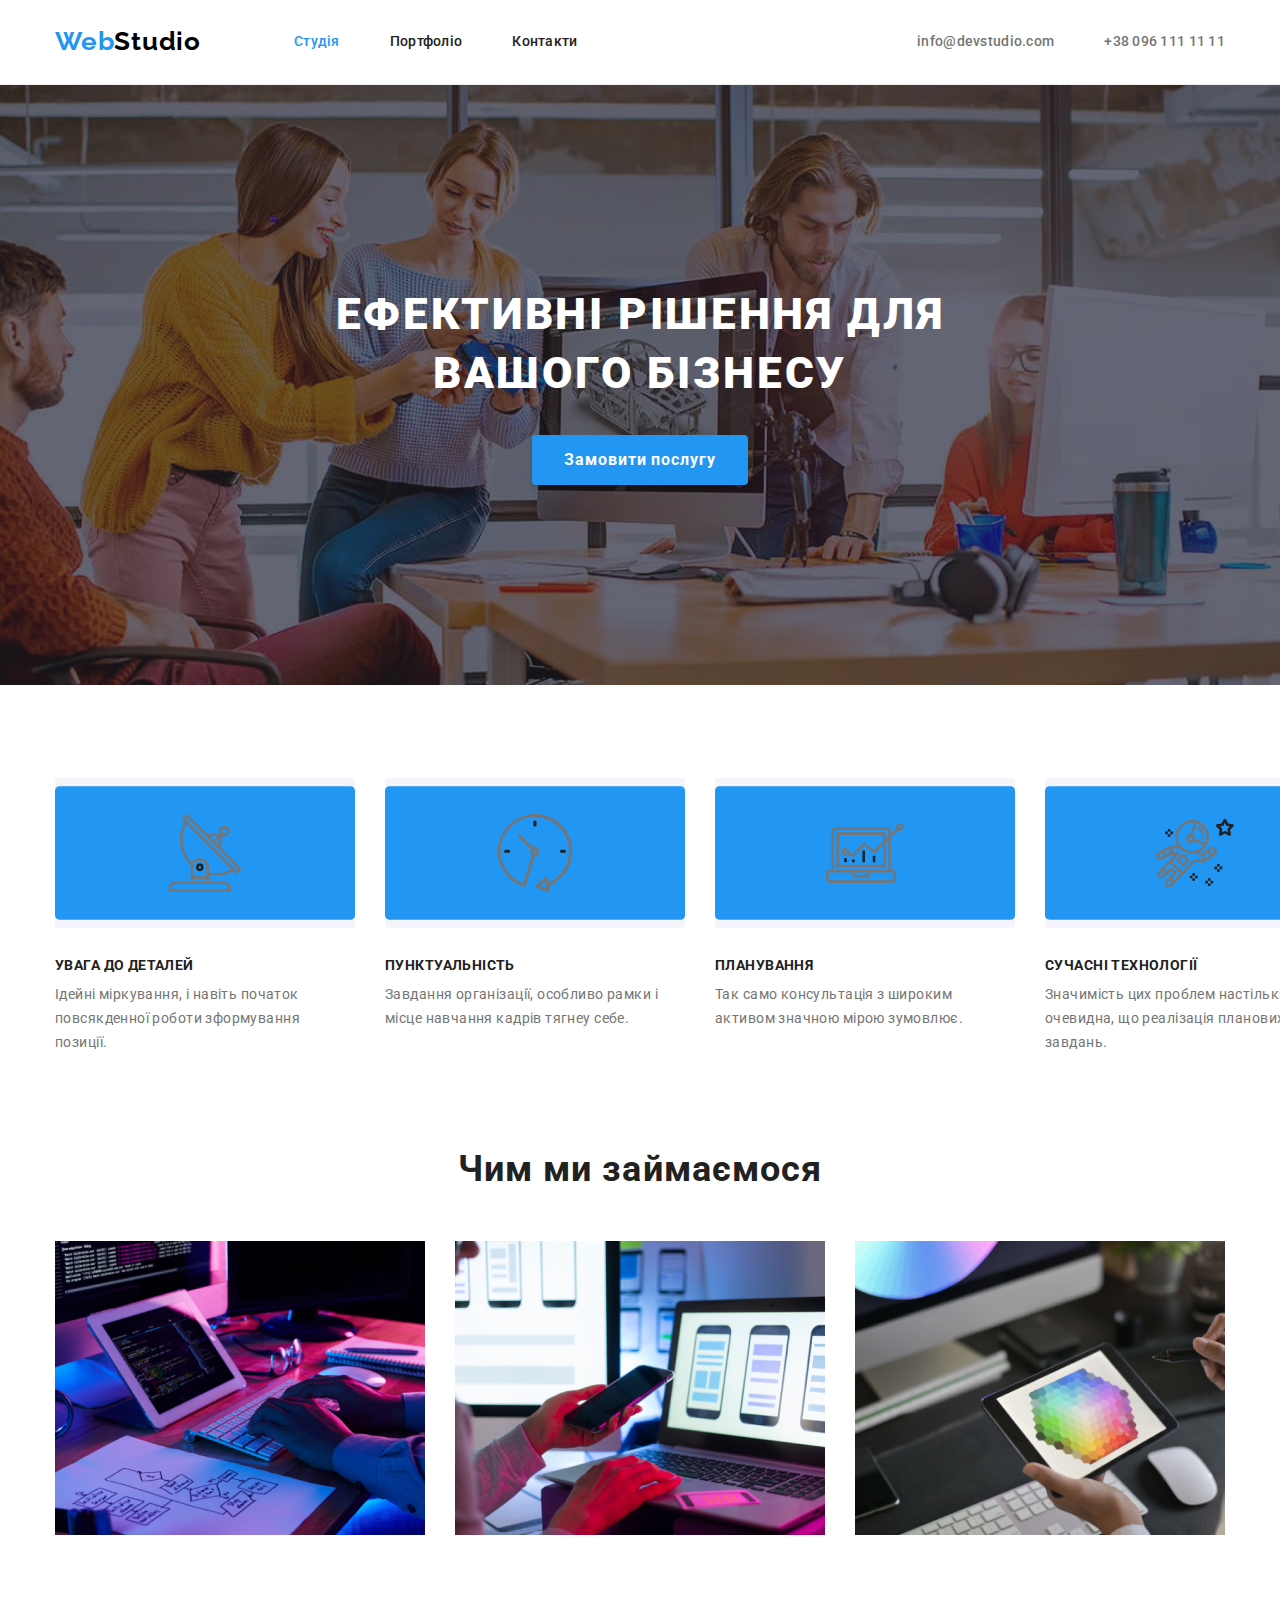
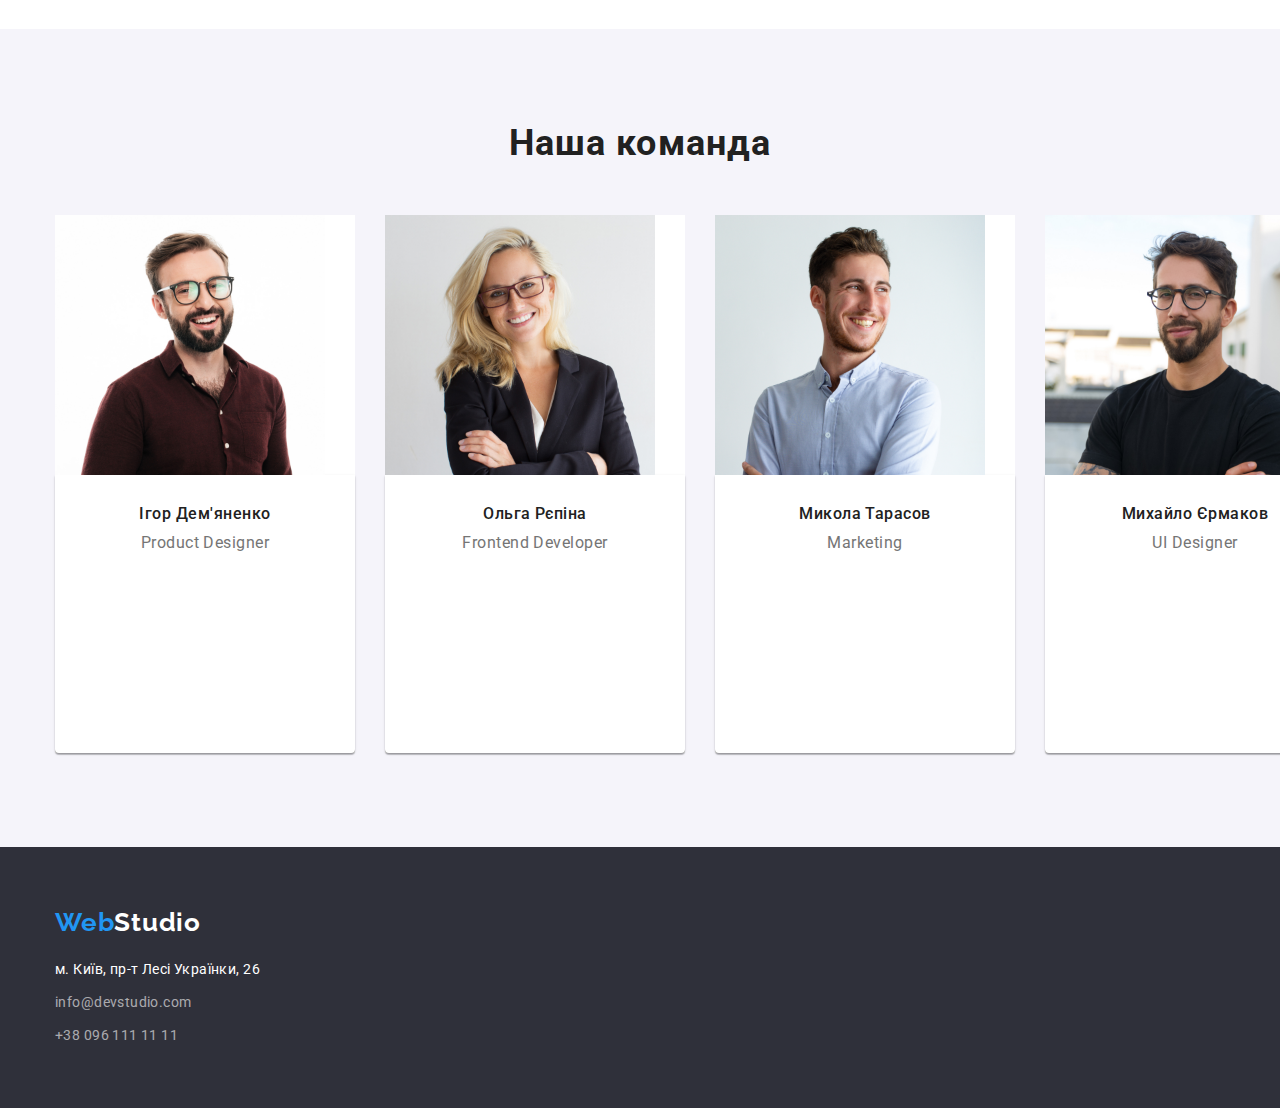
<file: index.html>
<!DOCTYPE html>
<html lang="en">
<head>
  <meta charset="UTF-8">
  <meta http-equiv="X-UA-Compatible" content="IE=edge">
  <meta name="viewport" content="width=device-width, initial-scale=1.0">
  <title>Document</title>
  <link rel="preconnect" href="https://fonts.googleapis.com">
  <link rel="preconnect" href="https://fonts.gstatic.com" crossorigin>
  <link href="https://fonts.googleapis.com/css2?family=Raleway:wght@700&family=Roboto:wght@400;500;700;900&display=swap" rel="stylesheet">
  <link rel="stylesheet" href="https://cdnjs.cloudflare.com/ajax/libs/modern-normalize/1.1.0/modern-normalize.min.css"/>
  <link rel="stylesheet" href="./css/style.css"/>

</head>
<body>
<header class="header">
  <div class="container container-flex">
    <a class="logo" href="#" title="back to page">Web<span class="header-logo">Studio</span></a>
    <nav class="nav">
      <ul class="menuhead-content">
        <li class="menuhead-text">
          <a class="link active" href="#">Студія</a>
        </li>
        <li class="menuhead-text">
          <a class="link" href="./portfolio.html">Портфоліо</a>
        </li>
        <li class="menuhead-text">
          <a class="link" href="#">Контакти</a>
        </li>
      </ul>
    </nav>
    <ul class="info-content">
      <li class="info-text">
        <a class="link-text" href="mailto:info@devstudio.com" style="text-decoration: none">info@devstudio.com</a>
      </li>
      <li class="info-text">
        <a class="link-text" href="tel:+380961111111" style="text-decoration: none">+38 096 111 11 11</a>
      </li>
    </ul>
  </div>
</header>
<main class="main">
<section class="section hat-section">
  <div class="container">
    <h1 class="hat-title">Ефективні рішення для вашого бізнесу</h1>
    <button class="button" type="button">Замовити послугу</button>
  </div>
</section>

<section class="section">
  <div class="container">
    <h2 class="hidden">Нащі переваги</h2>
    <ul class="advances-content">
      <li class="advances-item">
        <div class="icon-box"><svg class="icon"><use href="./Image/symbol-defs.svg#icon-Group-1"></use></svg></div>
        <h3 class="advances-title">Увага до деталей</h3>
        <p class="advances-text">
          Ідейні міркування, і навіть початок повсякденної роботи зформування позиції.
        </p>
      </li>
      <li class="advances-item">
        <div class="icon-box"><svg class="icon"><use href="./Image/symbol-defs.svg#icon-Group-2"></use></svg></div>
        <h3 class="advances-title">Пунктуальність</h3>
        <p class="advances-text">
          Завдання організації, особливо рамки і місце навчання кадрів тягнеу себе.
        </p>
      </li>
      <li class="advances-item">
        <div class="icon-box"><svg class="icon"><use href="./Image/symbol-defs.svg#icon-Group-3"></use></svg></div>
        <h3 class="advances-title">Планування</h3>
        <p class="advances-text">
          Так само консультація з широким активом значною мірою зумовлює.
        </p>
      </li>
      <li class="advances-item">
        <div class="icon-box"><svg class="icon"><use href="./Image/symbol-defs.svg#icon-Group-4"></use></svg></div>
        <h3 class="advances-title">Сучасні технології</h3>
        <p class="advances-text">
          Значимість цих проблем настільки очевидна, що реалізація планових завдань.
        </p>
      </li>
    </ul>
  </div>
</section>

<section class="section about-us-section">
  <div class="container">
    <h2 class="about-us-title">Чим ми займаємося</h2>
    <ul class="about-us-content">
      <li class="about-us-img">
        <img
          class="fit-img"
          src="./Image/img(0).jpg"
          alt="first-picture" width="370" height="294"
        />
      </li>
      <li class="about-us-img">
        <img
          class="fit-img"
          src="./Image/img(1).jpg"
          alt="second-picture" width="370" height="294"
        />
      </li>
      <li class="about-us-img">
        <img
          class="fit-img"
          src="./Image/img(2).jpg"
          alt="third-picture" width="370" height="294"
        />
      </li>
    </ul>
  </div>
</section>

<section class="section section-team">
  <div class="container">
    <h2 class="team-title">Наша команда</h2>
    <ul class="team-content">
      <li class="team-item">
        <img class="team-img" src="./Image/img1.jpg" alt="Igor" width="270px" height="260"/>
        <div class="team-container">
          <h3 class="team-name">Ігор Дем'яненко</h3>
          <p class="team-text">Product Designer</p>
          <svg class="icon-team">
            <use></use>
          </svg>
        </div>
      </li>
      <li class="team-item">
        <img class="team-img" src="./Image/img2.jpg" alt="Olga" width="270px" height="260"/>
        <div class="team-container">
          <h3 class="team-name">Ольга Рєпіна</h3>
          <p class="team-text">Frontend Developer</p>
          <svg class="icon-team">
            <use></use>
          </svg>
        </div>
      </li>
      <li class="team-item">
        <img class="team-img" src="./Image/img3.jpg" alt="Mikola" width="270px" height="260"/>
        <div class="team-container">
          <h3 class="team-name">Микола Тарасов</h3>
          <p class="team-text">Marketing</p>
          <svg class="icon-team">
            <use></use>
          </svg>
        </div>
      </li>
      <li class="team-item">
        <img class="team-img" src="./Image/img4.jpg" alt="Mihaylo" width="270px" height="260"/>
        <div class="team-container">
          <h3 class="team-name">Михайло Єрмаков</h3>
          <p class="team-text">UI Designer</p>
          <svg class="icon-team">
            <use></use>
          </svg>
        </div>
      </li>
    </ul>
  </div>
</section>
</main>
<footer class="footer">
  <div class="container">
    <a class="footer-logo" href="#" title="back to page">Web<span class="logo-end">Studio</span></a>
    <address class="addres-section">
      <ul class="footer-content">
        <li class="adreess-text">
          <a class="link-adress-footer" href="https://goo.gl/maps/NG6mRqcDs6EhL1nE7">м. Київ, пр-т Лесі Українки, 26</a>
        </li>
        <li class="footer-text">
          <a class="link-footer" href="mailto:info@devstudio.com">info@devstudio.com</a>
        </li>
        <li class="footer-text">
          <a class="link-footer" href="tel:+380961111111">+38 096 111 11 11</a>
        </li>
      </ul>
    </address>
  </div>
</footer>
</body>
</html>
</file>
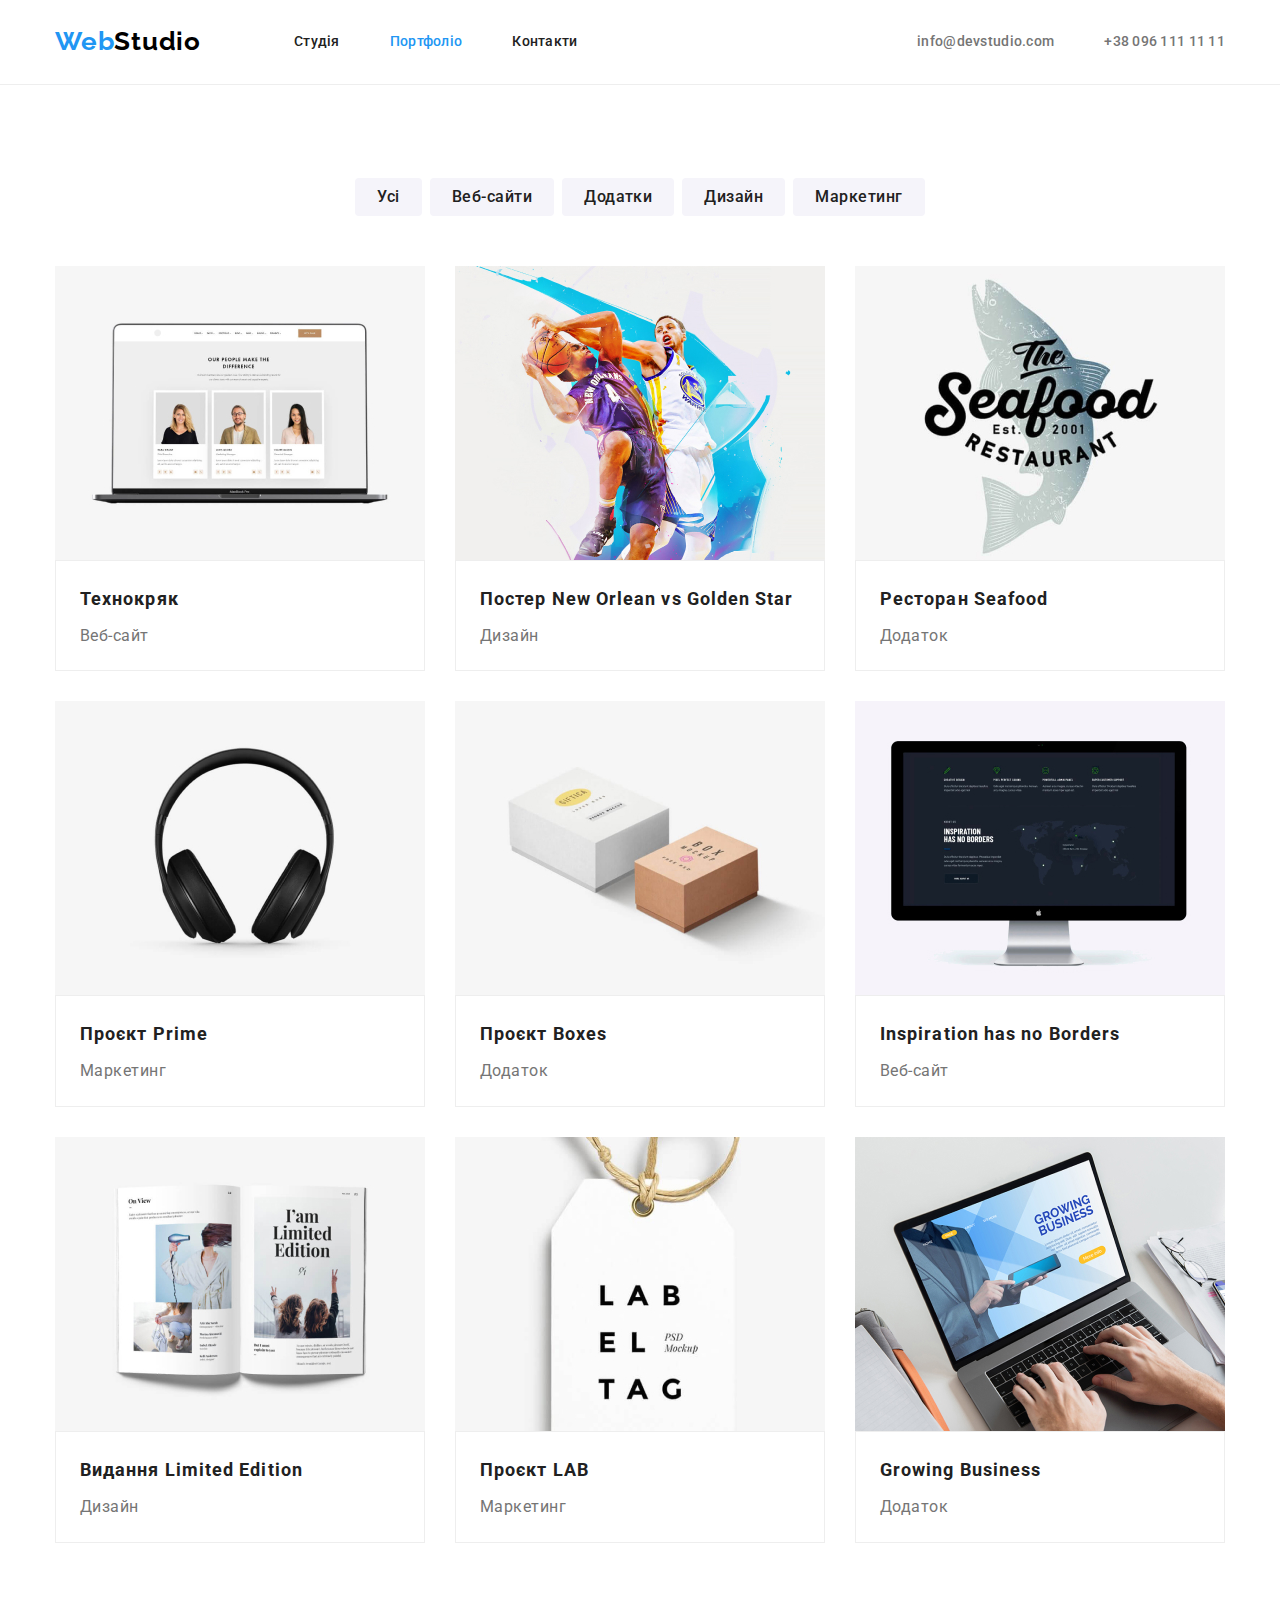
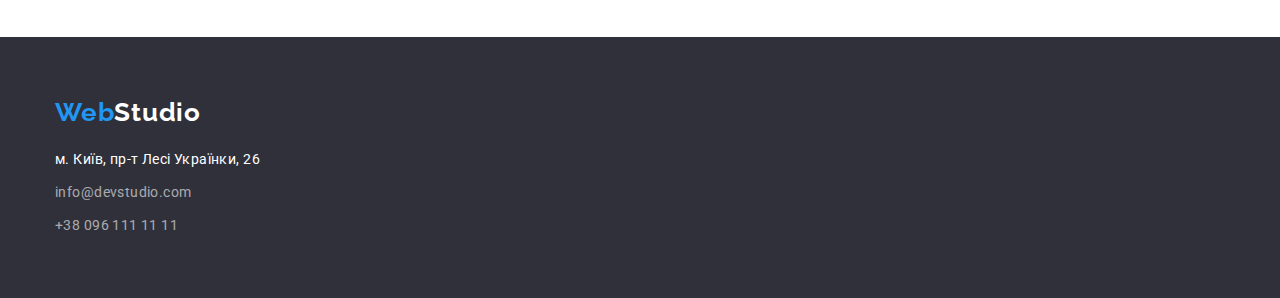
<file: portfolio.html>
<!DOCTYPE html>
<html lang="en">
<head>
  <meta charset="UTF-8">
  <meta http-equiv="X-UA-Compatible" content="IE=edge">
  <meta name="viewport" content="width=device-width, initial-scale=1.0">
  <title>portfolio</title>
  <link rel="preconnect" href="https://fonts.googleapis.com">
  <link rel="preconnect" href="https://fonts.gstatic.com" crossorigin>
  <link href="https://fonts.googleapis.com/css2?family=Raleway:wght@700&family=Roboto:wght@400;500;700;900&display=swap" rel="stylesheet">
  <link rel="stylesheet" href="https://cdnjs.cloudflare.com/ajax/libs/modern-normalize/1.1.0/modern-normalize.min.css"/>
  <link rel="stylesheet" href="./css/style.css"/>
</head>
<body>
  <header class="header">
    <div class="container container-flex">
      <a class="logo" href="#" title="back to page">Web<span class="header-logo">Studio</span></a>
      <nav class="nav">
        <ul class="menuhead-content">
          <li class="menuhead-text">
            <a class="link" href="./index.html">Студія</a>
          </li>
          <li class="menuhead-text">
            <a class="link active" href="./portfolio.html">Портфоліо</a>
          </li>
          <li class="menuhead-text">
            <a class="link" href="#">Контакти</a>
          </li>
        </ul>
      </nav>
      <ul class="info-content">
        <li class="info-text">
          <a class="link-text" href="mailto:info@devstudio.com" style="text-decoration: none">info@devstudio.com</a>
        </li>
        <li class="info-text">
          <a class="link-text" href="tel:+380961111111" style="text-decoration: none">+38 096 111 11 11</a>
        </li>
      </ul>
    </div>
  </header>
<main>
<section class="section">
  <div class="container">
    <h1 class="hidden">Portfolio</h1>
    <ul class="filter-contend">
      <li class="filter-item">
        <button class="button-filter" type="button">Усі</button>
      </li>
      <li class="filter-item">
        <button class="button-filter" type="button">Веб-сайти</button>
      </li>
      <li class="filter-item">
        <button class="button-filter" type="button">Додатки</button>
      </li>
      <li class="filter-item">
        <button class="button-filter" type="button">Дизайн</button>
      </li>
      <li class="filter-item">
        <button class="button-filter" type="button">Маркетинг</button>
      </li>
    </ul>
    <ul class="portfolio-content">
      <li class="portfolio-item">
        <img class="portfolio-img" src="./Image/img/img(1).jpg" alt="picture" width="370px;" height="294px;">
        <div class="container-text">
          <h2 class="portfolio-title">Технокряк</h2>
          <p class="portfolio-text">Веб-сайт</p>
        </div>
      </li>
      <li class="portfolio-item">
        <img class="portfolio-img" src="./Image/img/img(2).jpg" alt="picture" width="370px;" height="294px;">
        <div class="container-text">
          <h2 class="portfolio-title">Постер New Orlean vs Golden Star</h2>
          <p class="portfolio-text">Дизайн</p>
        </div>
      </li>
      <li class="portfolio-item">
        <img class="portfolio-img" src="./Image/img/img(3).jpg" alt="picture" width="370px;" height="294px;">
        <div class="container-text">
          <h2 class="portfolio-title">Ресторан Seafood</h2>
          <p class="portfolio-text">Додаток</p>
        </div>
      </li>
      <li class="portfolio-item">
        <img class="portfolio-img" src="./Image/img/img(4).jpg" alt="picture" width="370px;" height="294px;">
        <div class="container-text">
          <h2 class="portfolio-title">Проєкт Prime</h2>
          <p class="portfolio-text">Маркетинг</p>
        </div>
      </li>
      <li class="portfolio-item">
        <img class="portfolio-img" src="./Image/img/img(5).jpg" alt="picture" width="370px;" height="294px;">
        <div class="container-text">
          <h2 class="portfolio-title">Проєкт Boxes</h2>
          <p class="portfolio-text">Додаток</p>
        </div>
      </li>
      <li class="portfolio-item">
        <img class="portfolio-img" src="./Image/img/img(6).jpg" alt="picture" width="370px;" height="294px;">
        <div class="container-text">
          <h2 class="portfolio-title">Inspiration has no Borders</h2>
          <p class="portfolio-text">Веб-сайт</p>
        </div>
      </li>
      <li class="portfolio-item">
        <img class="portfolio-img" src="./Image/img/img(7).jpg" alt="picture" width="370px;" height="294px;">
        <div class="container-text">
          <h2 class="portfolio-title">Видання Limited Edition</h2>
          <p class="portfolio-text">Дизайн</p>
        </div>
      </li>
      <li class="portfolio-item">
        <img class="portfolio-img" src="./Image/img/img(8).jpg" alt="picture" width="370px;" height="294px;">
        <div class="container-text">
          <h2 class="portfolio-title">Проєкт LAB</h2>
          <p class="portfolio-text">Маркетинг</p>
        </div>
      </li>
      <li class="portfolio-item">
        <img class="portfolio-img" src="./Image/img/img(9).jpg" alt="picture" width="370px;" height="294px;">
        <div class="container-text">
          <h2 class="portfolio-title">Growing Business</h2>
          <p class="portfolio-text">Додаток</p>
        </div>
      </li>
    </ul>
  </div>
</section>
</main>
<footer class="footer">
  <div class="container">
    <a class="footer-logo" href="#" title="back to page">Web<span class="logo-end">Studio</span></a>
    <address class="addres-section">
      <ul class="footer-content">
        <li class="adreess-text"><a class="link-adress-footer" href="https://goo.gl/maps/NG6mRqcDs6EhL1nE7">м. Київ, пр-т Лесі Українки, 26</a></li>
        <li class="footer-text"><a class="link-footer" href="mailto:info@devstudio.com">info@devstudio.com</a></li>
        <li class="footer-text"><a class="link-footer"  href="tel:+380961111111">+38 096 111 11 11</a></li>
      </ul>
    </address>
  </div>
</footer>
</body>
</html>
</file>
<file: css/style.css>
body {
  font-family: 'Roboto', sans-serif;

}
:root{
  --color1: #2196F3;
  --color2: #757575;
  --color3: #212121;
  --color4: #FFFFFF;
  --color5: #F5F5F5;
  --color6: #2F303A;
  --color7: #F5F4FA;
  --color8: #EEEEEE;
  --font-size1: 14px;
  --font-size2: 16px;
  --font-size3: 26px;
  --font-size4: 36px;
  --font-weight1: 500;
  --font-weight2: 700;
}


.link:focus,
.link:hover {
  color: var(--color1);
}

.link.active {
  color: var(--color1);
}

.link-text:focus,
.link-text:hover {
  color: var(--color1);
}

.link-adress-footer:focus,
.link-adress-footer:hover {
  color:var(--color1);
}

.link-footer:focus,
.link-footer:hover {
  color: var(--color1);
}

.button-filter:focus,
.button-filter:hover {
  background: var(--color1);
  color: var(--color4);
  box-shadow: 0px 3px 1px rgba(0, 0, 0, 0.1), 0px 1px 2px rgba(0, 0, 0, 0.08), 0px 2px 2px rgba(0, 0, 0, 0.12);
  border-radius: 4px;
}

.icon-team:focus,
.icon-team:hover {
  color: var(--color4);
}

ul {
  padding-inline-start: 0;
  list-style: none;
  margin: 0;
}

h1,h2,h3,p {
  margin: 0;
  padding: 0;
}

.hidden {
  width: 1px;
  height: 1px;
  margin: -1px;
  border: 0;
  padding: 0;

  white-space: nowrap;
  clip-path: inset(100%);
  clip:rect(0 0 0 0);
  overflow: hidden;
}

.container {
  width: 1200px;
  padding: 0 15px;
  margin: 0 auto;
}

.section {
  padding: 94px 0;
}

.header {
  border-bottom: 1px solid var(--color8);
}

.container-flex {
  display: flex;
  align-items: center;
}

.logo {
  font-family: 'Raleway';
  font-weight: var(--font-weight2);
  font-size: var(--font-size3);
  color: var(--color1);

  line-height: 1.19;
  letter-spacing: 0.03em;
  text-decoration: none;
}

.header-logo {
  color: #000000;
}

.nav {
  margin-left: 93px;
}

.menuhead-content {
  display: flex;
  padding-top: 32px;
  padding-bottom: 32px;
}

.menuhead-content .menuhead-text + .menuhead-text {
  margin-left: 50px;
}

.info-content {
  display: flex;
  margin-left: auto;
  padding-top: 32px;
  padding-bottom: 32px;
}

.info-content .info-text + .info-text {
  margin-left: 50px;
}

.link {
  font-weight: var(--font-weight1);
  font-size: var(--font-size1);
  color: var(--color3);

  line-height: 1.4;
  letter-spacing: 0.02em;
  text-decoration: none;
}

.link-text {
  font-weight: var(--font-weight1);
  font-size: var(--font-size1);
  color: var(--color2);

  line-height: 1.4;
  letter-spacing: 0.02em;
}

.hat-section {
  max-width: 1600px;
  margin-left: auto;
  margin-right: auto;
  padding-top: 200px;
  padding-bottom: 200px;
  text-align: center;
  background: var(--color6);
  background-image: linear-gradient( rgba(47, 48, 58, 0.4),rgba(47, 48, 58, 0.4)), url(../Image/Imghead.jpg);
  background-position: center;
  background-repeat: no-repeat;
  background-size: cover;
}

.hat-title {
  margin: 0 auto 30px;
  width: 696px;
  height: 120px;
  font-weight: 900;
  font-size: 44px;
  line-height: 1.36;
  letter-spacing: 0.06em;
  color: var(--color4);
  text-transform: uppercase;
  text-align: center;
}

.button {
  padding: 10px 32px;
  text-align: center;
  font-family: 'Roboto', sans-serif;
  font-weight: var(--font-weight2);
  font-size: var(--font-size2);
  line-height: 1.87;
  color: var(--color4);
  letter-spacing: 0.06em;
  background: var(--color1);
  cursor: pointer;
  box-shadow: 0px 4px 4px rgba(0, 0, 0, 0.15);
  border-radius: 4px;
}

button {
 border: none;
}

.advances-content{
  display: flex;
}


.advances-content .advances-item + .advances-item {
  margin-left: 30px;
}

.advances-title {
  margin-bottom: 10px;
  font-weight: var(--font-weight2);
  font-size: var(--font-size1);
  line-height: 1.14;
  letter-spacing: 0.03em;
  color: var(--color3);
  text-transform: uppercase;
}

.advances-text {
  font-size: var(--font-size1);
  line-height: 1.71;
  letter-spacing: 0.03em;
  color: var(--color2);

}

.about-us-section {
padding-top: 0;
}

.about-us-title {
  margin-bottom: 50px;
  font-weight: var(--font-weight2);
  font-size: var(--font-size4);
  color: var(--color3);

  line-height: 1.16;
  letter-spacing: 0.03em;
  text-align: center;
}

.about-us-content {
  display: flex;

}

.about-us-content .about-us-img + .about-us-img {
  margin-left: 30px;
}

.fit-img {
  display: block;
  max-width: 100%;
  height: auto;
}

.section-team {
  background-color: var(--color7);
}

.team-item {
  background: var(--color4);
}

.team-title {
  margin-bottom: 50px;
  font-weight: var(--font-weight2);
  font-size: var(--font-size4);
  color: var(--color3);

  line-height: 1.16;
  letter-spacing: 0.03em;
  text-align: center;
}

.team-content {
  display: flex;
}

.team-content .team-item + .team-item {
  margin-left: 30px;
}

.team-img {
  display: block;
  max-width: 100%;
  height: auto;
}

.team-container {
  padding-top: 30px;
  padding-bottom: 30px;
  box-shadow: 0px 1px 3px rgba(0, 0, 0, 0.12), 0px 1px 1px rgba(0, 0, 0, 0.14), 0px 2px 1px rgba(0, 0, 0, 0.2);
  border-radius: 0px 0px 4px 4px;
}

.team-name {
  margin-bottom: 10px;
  font-weight: var(--font-weight1);
  font-size: var(--font-size2);
  color: var(--color3);
  
  text-align: center;
  line-height: 1.18;
  letter-spacing: 0.03em;
}

.team-text {
  margin-bottom: 16px;

  font-size: var(--font-size2);
  color: var(--color2);

  text-align: center;
  line-height: 1.18;
  letter-spacing: 0.03em;
}

.footer {
  padding-top: 60px;
  padding-bottom: 60px;
  background: var(--color6);
}

.footer-logo {
  display: inline-block;
  margin-bottom: 20px;

  font-family: 'Raleway';
  font-weight: var(--font-weight2);
  font-size: var(--font-size3);
  color: var(--color1);

  line-height: 1.19;
  letter-spacing: 0.03em;
  text-decoration: none;

}

.logo-end {
  color: var(--color4);
}

.adreess-text {
  margin-bottom: 9px;
  font-style: normal;
  font-size: var(--font-size1);
  color: var(--color4);

  line-height: 1.71;
  letter-spacing: 0.03em;

}

.link-adress-footer {
  color: var(--color4);
  text-decoration: none;
}

.footer-text {
  margin-bottom: 9px;
  font-style: normal;
  font-size: var(--font-size1);
  color: rgba(255, 255, 255, 0.6);

  line-height: 1.71;
  letter-spacing: 0.03em;
}

.footer-content :last-child {
  margin-bottom: 0;
}

.link-footer {
  color: rgba(255, 255, 255, 0.6);
  text-decoration: none;
}

.button-filter {
  padding: 6px 22px;
  font-family: 'Roboto', sans-serif;
  font-weight: 500; 
  font-size: var(--font-size2);
  background: var(--color7);
  color: var(--color3);
  line-height: 1.62;
  text-align: center; 
  letter-spacing: 0.03em;
  border-radius: 4px; 
  cursor: pointer;
}

.portfolio-img{
  display: block;
  max-width: 100%;
  height: auto;
}

.portfolio-title {
  margin-bottom: 4px;
  font-weight: var(--font-weight2);
  color: var(--color3);
  font-size: 18px;

  line-height: 2;
  letter-spacing: 0.06em;
}

.portfolio-text {
  font-size: var(--font-size2);
  color: var(--color2);

  line-height: 1.87;
  letter-spacing: 0.03em;
}

.filter-contend {
  display: flex;
  justify-content: center;
  margin-bottom: 50px;
}

.filter-contend .filter-item + .filter-item {
  margin-left: 8px;
}

.portfolio-content {
  display: flex;
  flex-wrap: wrap;
  gap: 30px;
}

.container-text{
  padding: 20px 24px;
  border: 1px solid var(--color8)
}

.icon-box {
  display: flex;
  align-items: center;
  justify-content: center;
  margin-bottom: 30px;
  min-height: 120px;
  background: var(--color7);
  border-radius: 4px;
}
</file>
